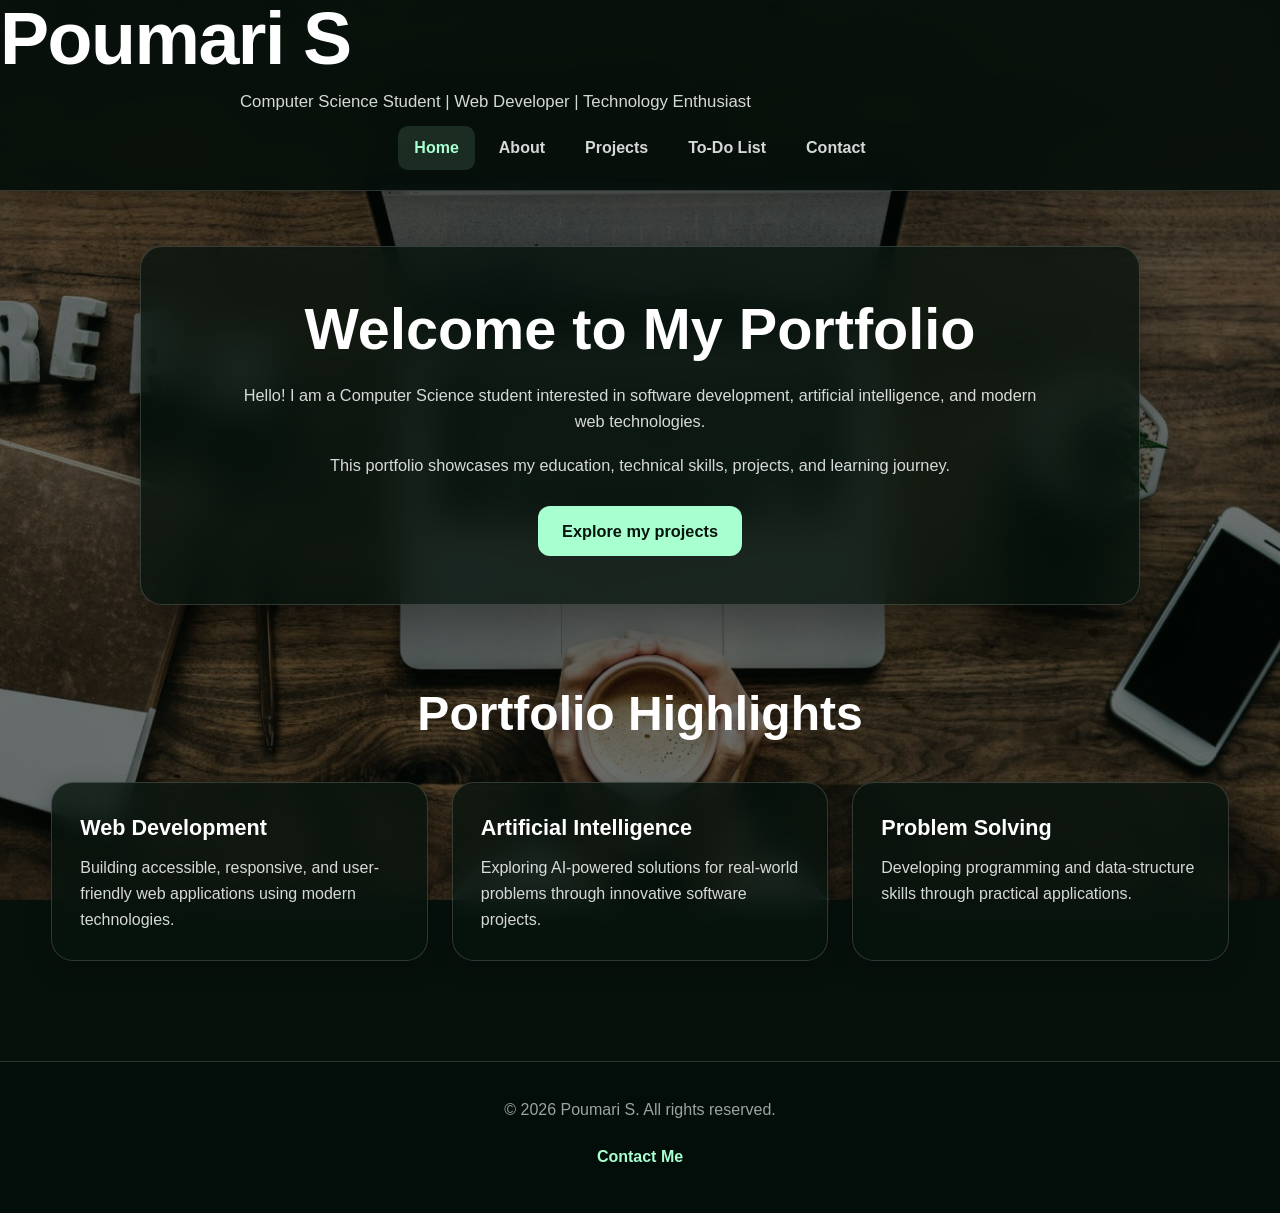
<file: index.html>
<!DOCTYPE html>
<html lang="en">
<head>
    <meta charset="UTF-8">

    <meta name="viewport"
          content="width=device-width, initial-scale=1.0">

    <meta name="description"
          content="Personal portfolio website showcasing skills, projects, education, and contact information.">

    <meta name="author"
          content="Your Name">

    <meta name="robots"
          content="index, follow">
    <link rel="stylesheet" href="app.css">
    <title>Personal Portfolio</title>
    
</head>

<body>


    <a href="#main-content">Skip to main content</a>

    <header>
        <h1>Poumari S</h1>

        <p>Computer Science Student | Web Developer | Technology Enthusiast</p>

        <nav aria-label="Main navigation">
            <ul>
                <li><a href="index.html" aria-current="page">Home</a></li>
                <li><a href="about.html">About</a></li>
                <li><a href="projects.html">Projects</a></li>
                <li><a href="todo.html">To-Do List</a></li>
                <li><a href="contact.html">Contact</a></li>
            </ul>
        </nav>
    </header>

    <main id="main-content">

        <section aria-labelledby="welcome-heading">
            <h2 id="welcome-heading">Welcome to My Portfolio</h2>

            <p>
                Hello! I am a Computer Science student interested in
                software development, artificial intelligence, and
                modern web technologies.
            </p>

            <p>
                This portfolio showcases my education, technical skills,
                projects, and learning journey.
            </p>

            <p>
                <a href="projects.html">Explore my projects</a>
            </p>
        </section>

        <section aria-labelledby="highlights-heading">
            <h2 id="highlights-heading">Portfolio Highlights</h2>

            <article>
                <h3>Web Development</h3>
                <p>
                    Building accessible, responsive, and user-friendly
                    web applications using modern technologies.
                </p>
            </article>

            <article>
                <h3>Artificial Intelligence</h3>
                <p>
                    Exploring AI-powered solutions for real-world
                    problems through innovative software projects.
                </p>
            </article>

            <article>
                <h3>Problem Solving</h3>
                <p>
                    Developing programming and data-structure skills
                    through practical applications.
                </p>
            </article>
        </section>

    </main>

    <footer>
        <p>&copy; 2026 Poumari S. All rights reserved.</p>

        <nav aria-label="Footer navigation">
            <ul>
                <li><a href="contact.html">Contact Me</a></li>
            </ul>
        </nav>
    </footer>

</body>
</html>
</file>
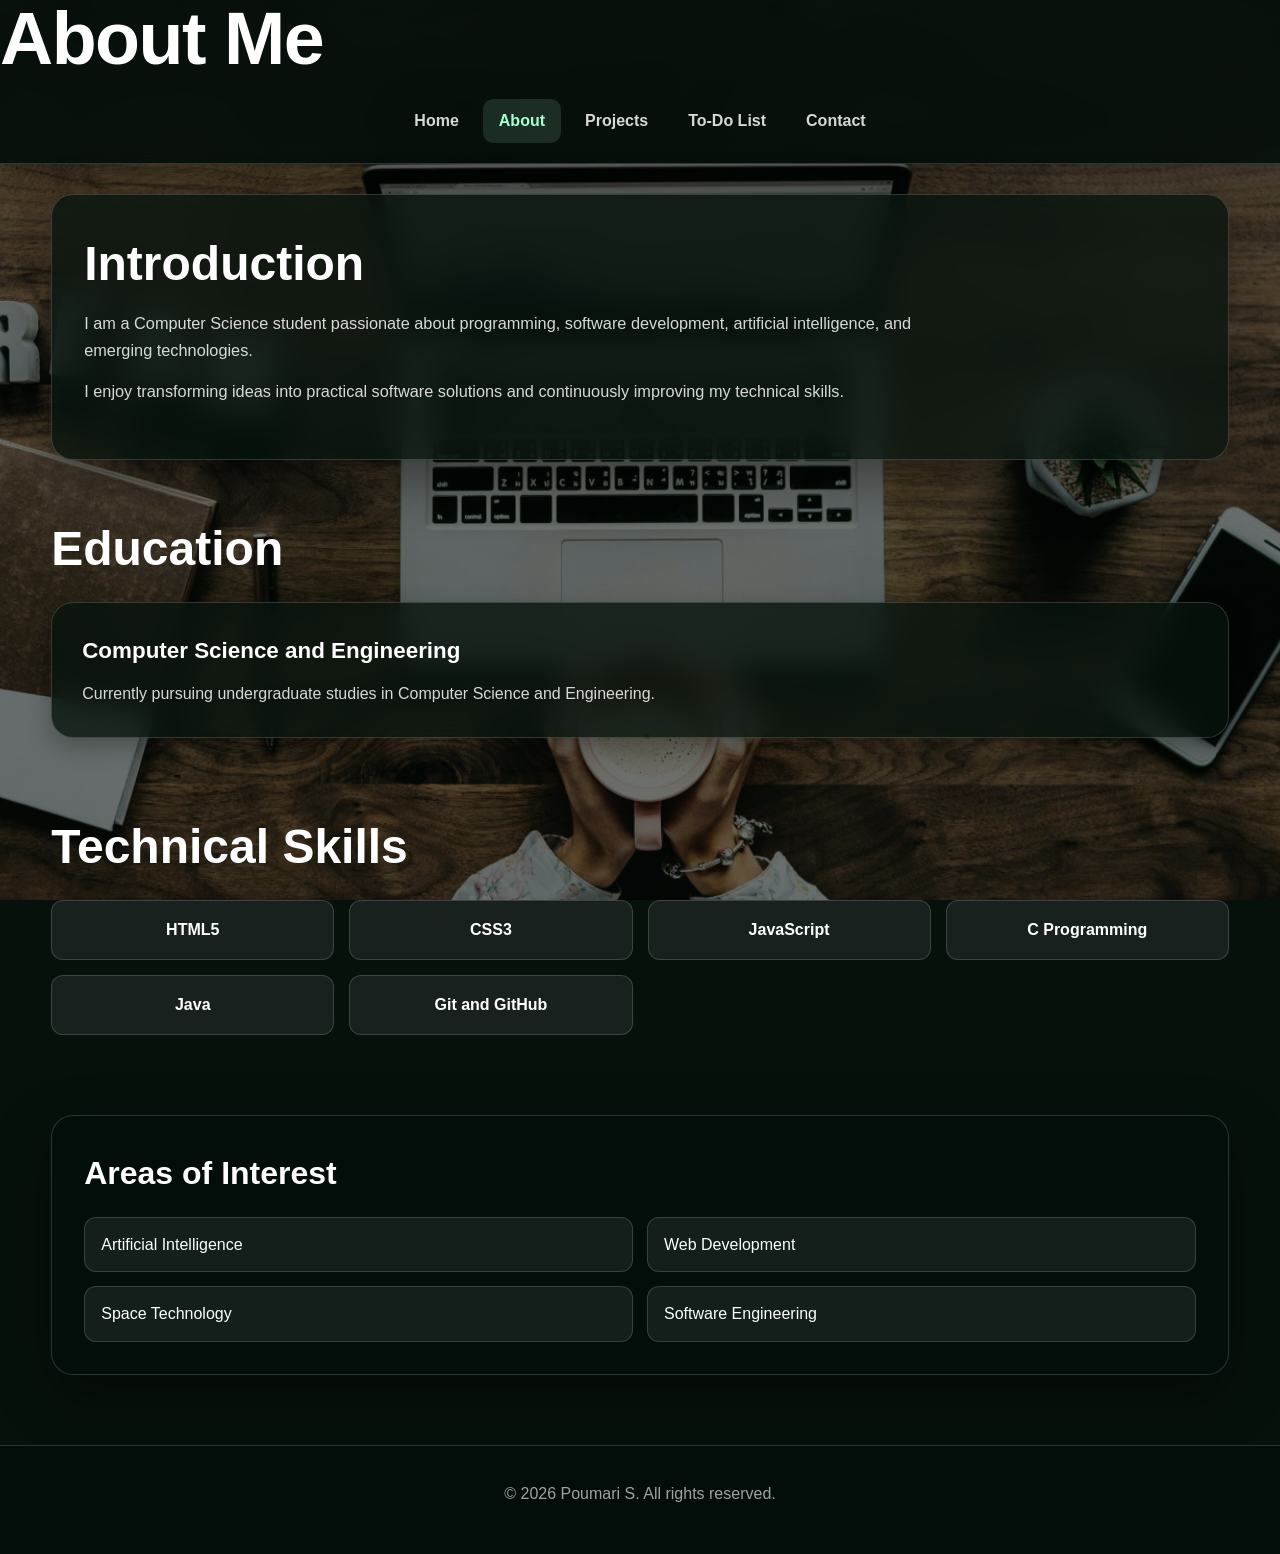
<file: about.html>
<!DOCTYPE html>
<html lang="en">
<head>
    <meta charset="UTF-8">

    <meta name="viewport"
          content="width=device-width, initial-scale=1.0">

    <meta name="description"
          content="Learn about my education, technical skills, interests, and professional goals.">

    <meta name="author"
          content="Your Name">

    <meta name="robots"
          content="index, follow">
    <link rel="stylesheet" href="app.css">
    <title>About Me</title>
    
</head>

<body>

    <a href="#main-content">Skip to main content</a>

    <header>
        <h1>About Me</h1>

        <nav aria-label="Main navigation">
            <ul>
                <li><a href="index.html">Home</a></li>
                <li><a href="about.html" aria-current="page">About</a></li>
                <li><a href="projects.html">Projects</a></li>
                <li><a href="todo.html">To-Do List</a></li>
                <li><a href="contact.html">Contact</a></li>
            </ul>
        </nav>
    </header>

    <main id="main-content">

        <section aria-labelledby="introduction-heading">
            <h2 id="introduction-heading">Introduction</h2>

            <p>
                I am a Computer Science student passionate about
                programming, software development, artificial intelligence,
                and emerging technologies.
            </p>

            <p>
                I enjoy transforming ideas into practical software
                solutions and continuously improving my technical skills.
            </p>
        </section>

        <section aria-labelledby="education-heading">
            <h2 id="education-heading">Education</h2>

            <article>
                <h3>Computer Science and Engineering</h3>

                <p>
                    Currently pursuing undergraduate studies in
                    Computer Science and Engineering.
                </p>
            </article>
        </section>

        <section aria-labelledby="skills-heading">
            <h2 id="skills-heading">Technical Skills</h2>

            <ul>
                <li>HTML5</li>
                <li>CSS3</li>
                <li>JavaScript</li>
                <li>C Programming</li>
                <li>Java</li>
                <li>Git and GitHub</li>
            </ul>
        </section>

        <aside aria-labelledby="interests-heading">
            <h2 id="interests-heading">Areas of Interest</h2>

            <ul>
                <li>Artificial Intelligence</li>
                <li>Web Development</li>
                <li>Space Technology</li>
                <li>Software Engineering</li>
            </ul>
        </aside>

    </main>

    <footer>
        <p>&copy; 2026 Poumari S. All rights reserved.</p>
    </footer>

</body>
</html>
</file>
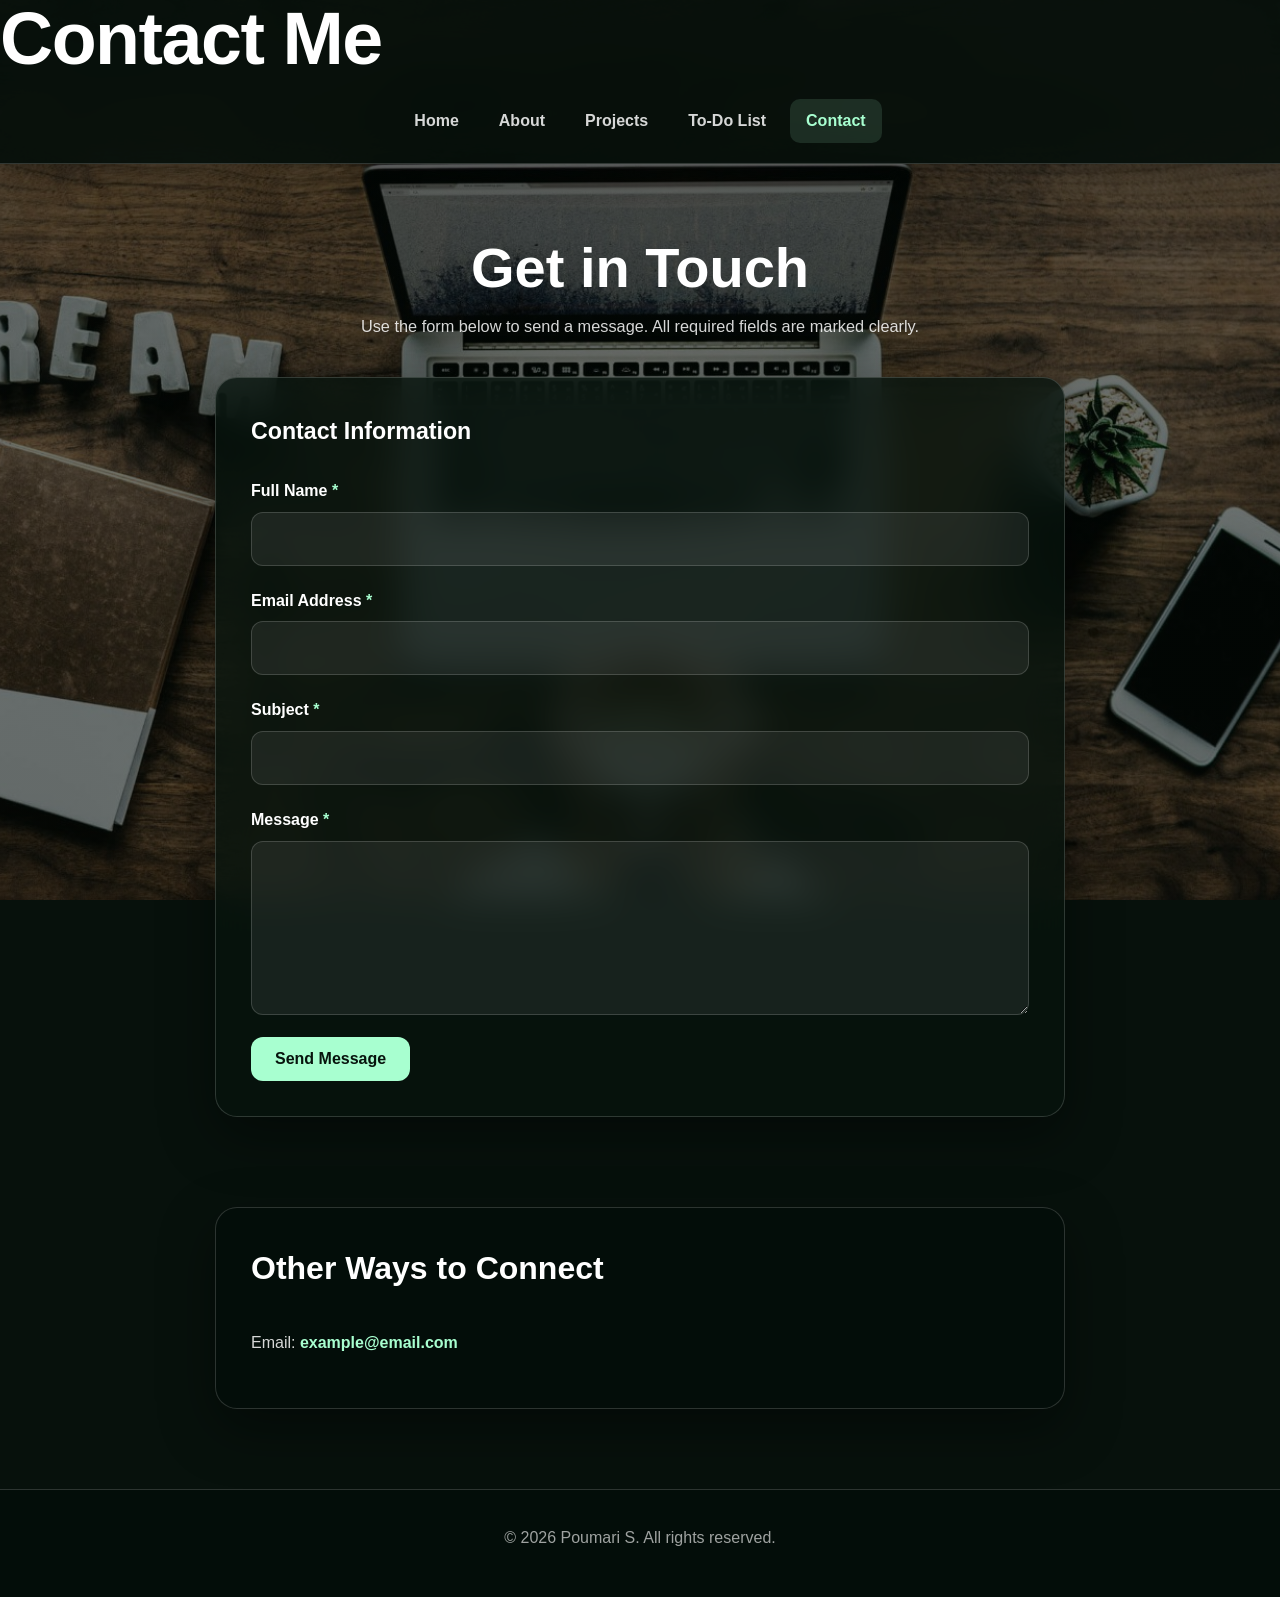
<file: contact.html>
<!DOCTYPE html>
<html lang="en">
<head>
    <meta charset="UTF-8">

    <meta name="viewport"
          content="width=device-width, initial-scale=1.0">

    <meta name="description"
          content="Contact Your Name for questions, collaborations, and project discussions.">

    <meta name="author"
          content="Your Name">

    <meta name="robots"
          content="index, follow">
    <link rel="stylesheet" href="app.css">
    <title>Contact</title>
    
</head>

<body>

    <a href="#main-content">Skip to main content</a>

    <header>
        <h1>Contact Me</h1>

        <nav aria-label="Main navigation">
            <ul>
                <li><a href="index.html">Home</a></li>
                <li><a href="about.html">About</a></li>
                <li><a href="projects.html">Projects</a></li>
                <li><a href="todo.html">To-Do List</a></li>
                <li><a href="contact.html" aria-current="page">Contact</a></li>
            </ul>
        </nav>
    </header>

    <main id="main-content">

        <section aria-labelledby="contact-heading">

            <h2 id="contact-heading">Get in Touch</h2>

            <p>
                Use the form below to send a message.
                All required fields are marked clearly.
            </p>

            <form action="#" method="post" aria-labelledby="contact-heading">

                <fieldset>

                    <legend>Contact Information</legend>

                    <div>
                        <label for="name">
                            Full Name <span aria-hidden="true">*</span>
                        </label>

                        <input
                            type="text"
                            id="name"
                            name="name"
                            autocomplete="name"
                            required
                            aria-required="true">
                    </div>

                    <div>
                        <label for="email">
                            Email Address <span aria-hidden="true">*</span>
                        </label>

                        <input
                            type="email"
                            id="email"
                            name="email"
                            autocomplete="email"
                            required
                            aria-required="true">
                    </div>

                    <div>
                        <label for="subject">
                            Subject <span aria-hidden="true">*</span>
                        </label>

                        <input
                            type="text"
                            id="subject"
                            name="subject"
                            required
                            aria-required="true">
                    </div>

                    <div>
                        <label for="message">
                            Message <span aria-hidden="true">*</span>
                        </label>

                        <textarea
                            id="message"
                            name="message"
                            rows="6"
                            required
                            aria-required="true"></textarea>
                    </div>

                    <button type="submit">
                        Send Message
                    </button>

                </fieldset>

            </form>

        </section>

        <aside aria-labelledby="contact-info-heading">

            <h2 id="contact-info-heading">Other Ways to Connect</h2>

            <address>
                <p>
                    Email:
                    <a href="mailto:example@email.com">
                        example@email.com
                    </a>
                </p>
            </address>

        </aside>

    </main>

    <footer>
        <p>&copy; 2026 Poumari S. All rights reserved.</p>
    </footer>
</body>
</html>
</file>
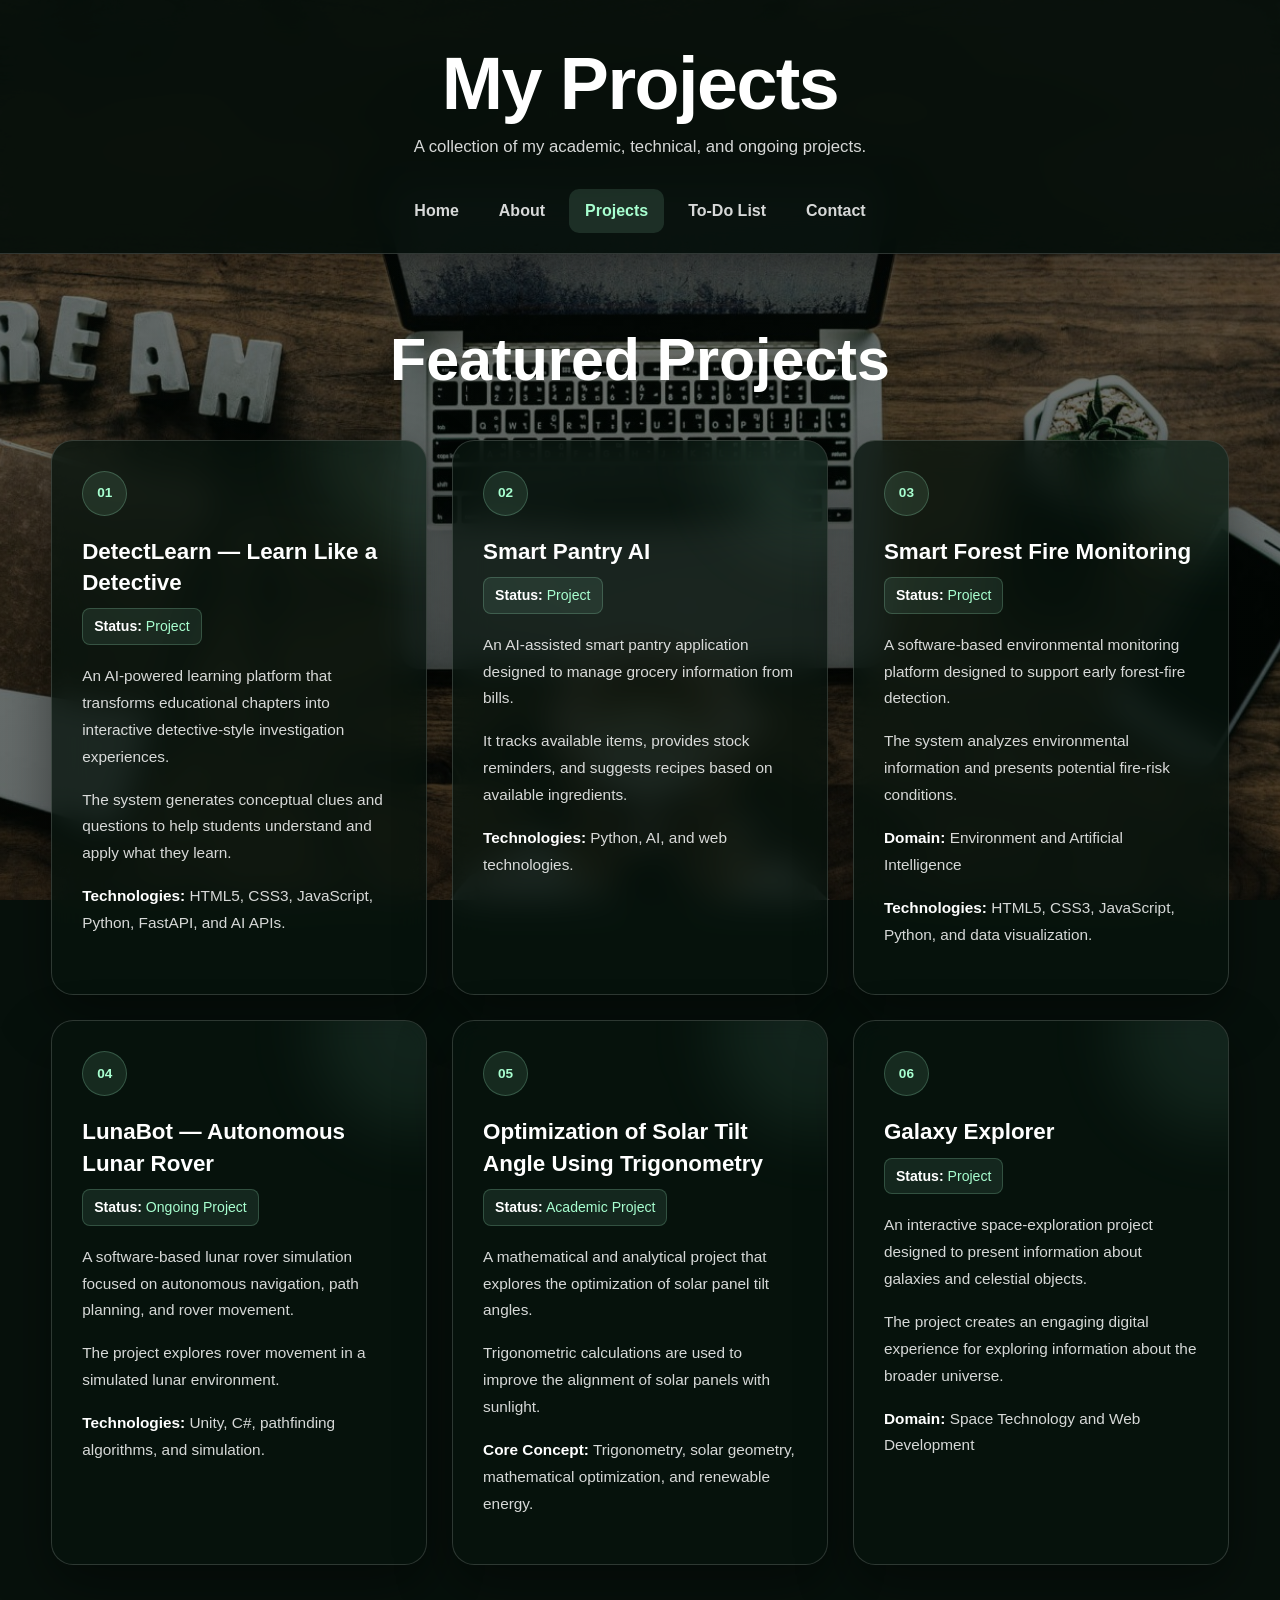
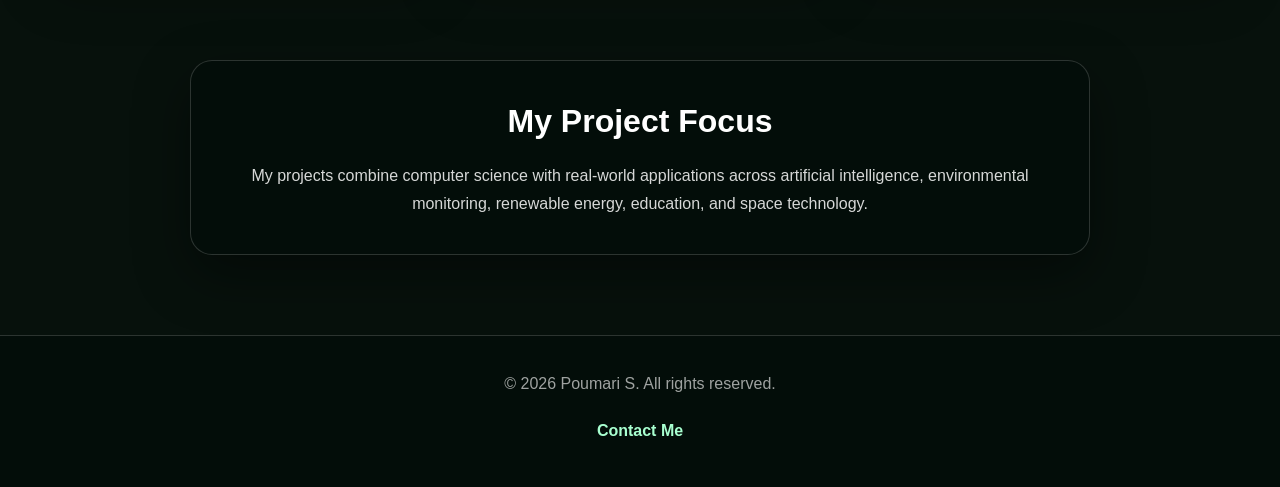
<file: projects.html>
<!DOCTYPE html>
<html lang="en">

<head>

    <meta charset="UTF-8">

    <meta name="viewport"
          content="width=device-width, initial-scale=1.0">

    <meta name="description"
          content="Explore my academic and technical projects in artificial intelligence, web development, environmental monitoring, renewable energy, and space technology.">

    <meta name="author"
          content="Your Name">

    <meta name="robots"
          content="index, follow">

    <link rel="stylesheet" href="app.css">

    <title>Projects | My Portfolio</title>

</head>


<body>

    <!-- Skip Link -->
    <a class="skip-link" href="#main-content">
        Skip to main content
    </a>


    <!-- =========================
         HEADER
    ========================== -->

    <header class="site-header">

        <div class="header-content">

            <h1>My Projects</h1>

            <p>
                A collection of my academic, technical,
                and ongoing projects.
            </p>

        </div>


        <!-- Navigation -->

        <nav aria-label="Main navigation">

            <ul>

                <li>
                    <a href="index.html">
                        Home
                    </a>
                </li>

                <li>
                    <a href="about.html">
                        About
                    </a>
                </li>

                <li>
                    <a href="projects.html"
                       aria-current="page">
                        Projects
                    </a>
                </li>
                <li><a href="todo.html">To-Do List</a></li>

                <li>
                    <a href="contact.html">
                        Contact
                    </a>
                </li>

            </ul>

        </nav>

    </header>


    <!-- =========================
         MAIN
    ========================== -->

    <main id="main-content">


        <!-- =========================
             PROJECTS
        ========================== -->

        <section id="projects"
                 aria-labelledby="featured-projects-heading">

            <h2 id="featured-projects-heading">
                Featured Projects
            </h2>


            <div class="projects">


                <!-- PROJECT 01 -->

                <article class="project-card">

                    <div class="project-number"
                         aria-hidden="true">
                        01
                    </div>


                    <div class="project-content">

                        <header>

                            <h3>
                                DetectLearn — Learn Like a Detective
                            </h3>

                            <p class="project-status">
                                <strong>Status:</strong>
                                Project
                            </p>

                        </header>


                        <p>
                            An AI-powered learning platform that
                            transforms educational chapters into
                            interactive detective-style investigation
                            experiences.
                        </p>


                        <p>
                            The system generates conceptual clues
                            and questions to help students understand
                            and apply what they learn.
                        </p>


                        <p>
                            <strong>Technologies:</strong>
                            HTML5, CSS3, JavaScript, Python,
                            FastAPI, and AI APIs.
                        </p>

                    </div>

                </article>



                <!-- PROJECT 02 -->

                <article class="project-card">

                    <div class="project-number"
                         aria-hidden="true">
                        02
                    </div>


                    <div class="project-content">

                        <header>

                            <h3>
                                Smart Pantry AI
                            </h3>

                            <p class="project-status">
                                <strong>Status:</strong>
                                Project
                            </p>

                        </header>


                        <p>
                            An AI-assisted smart pantry application
                            designed to manage grocery information
                            from bills.
                        </p>


                        <p>
                            It tracks available items, provides stock
                            reminders, and suggests recipes based on
                            available ingredients.
                        </p>


                        <p>
                            <strong>Technologies:</strong>
                            Python, AI, and web technologies.
                        </p>

                    </div>

                </article>



                <!-- PROJECT 03 -->

                <article class="project-card">

                    <div class="project-number"
                         aria-hidden="true">
                        03
                    </div>


                    <div class="project-content">

                        <header>

                            <h3>
                                Smart Forest Fire Monitoring
                            </h3>

                            <p class="project-status">
                                <strong>Status:</strong>
                                Project
                            </p>

                        </header>


                        <p>
                            A software-based environmental monitoring
                            platform designed to support early
                            forest-fire detection.
                        </p>


                        <p>
                            The system analyzes environmental
                            information and presents potential
                            fire-risk conditions.
                        </p>


                        <p>
                            <strong>Domain:</strong>
                            Environment and Artificial Intelligence
                        </p>


                        <p>
                            <strong>Technologies:</strong>
                            HTML5, CSS3, JavaScript, Python,
                            and data visualization.
                        </p>

                    </div>

                </article>



                <!-- PROJECT 04 -->

                <article class="project-card">

                    <div class="project-number"
                         aria-hidden="true">
                        04
                    </div>


                    <div class="project-content">

                        <header>

                            <h3>
                                LunaBot — Autonomous Lunar Rover
                            </h3>

                            <p class="project-status">
                                <strong>Status:</strong>
                                Ongoing Project
                            </p>

                        </header>


                        <p>
                            A software-based lunar rover simulation
                            focused on autonomous navigation,
                            path planning, and rover movement.
                        </p>


                        <p>
                            The project explores rover movement
                            in a simulated lunar environment.
                        </p>


                        <p>
                            <strong>Technologies:</strong>
                            Unity, C#, pathfinding algorithms,
                            and simulation.
                        </p>

                    </div>

                </article>



                <!-- PROJECT 05 -->

                <article class="project-card">

                    <div class="project-number"
                         aria-hidden="true">
                        05
                    </div>


                    <div class="project-content">

                        <header>

                            <h3>
                                Optimization of Solar Tilt Angle
                                Using Trigonometry
                            </h3>

                            <p class="project-status">
                                <strong>Status:</strong>
                                Academic Project
                            </p>

                        </header>


                        <p>
                            A mathematical and analytical project
                            that explores the optimization of solar
                            panel tilt angles.
                        </p>


                        <p>
                            Trigonometric calculations are used to
                            improve the alignment of solar panels
                            with sunlight.
                        </p>


                        <p>
                            <strong>Core Concept:</strong>
                            Trigonometry, solar geometry,
                            mathematical optimization,
                            and renewable energy.
                        </p>

                    </div>

                </article>



                <!-- PROJECT 06 -->

                <article class="project-card">

                    <div class="project-number"
                         aria-hidden="true">
                        06
                    </div>


                    <div class="project-content">

                        <header>

                            <h3>
                                Galaxy Explorer
                            </h3>

                            <p class="project-status">
                                <strong>Status:</strong>
                                Project
                            </p>

                        </header>


                        <p>
                            An interactive space-exploration project
                            designed to present information about
                            galaxies and celestial objects.
                        </p>


                        <p>
                            The project creates an engaging digital
                            experience for exploring information
                            about the broader universe.
                        </p>


                        <p>
                            <strong>Domain:</strong>
                            Space Technology and Web Development
                        </p>

                    </div>

                </article>


            </div>

        </section>



        <!-- =========================
             PROJECT FOCUS
        ========================== -->

        <aside class="project-focus"
               aria-labelledby="project-focus-heading">

            <h2 id="project-focus-heading">
                My Project Focus
            </h2>

            <p>
                My projects combine computer science with
                real-world applications across artificial
                intelligence, environmental monitoring,
                renewable energy, education, and space technology.
            </p>

        </aside>


    </main>


    <!-- =========================
         FOOTER
    ========================== -->

    <footer>

        <p>
            &copy; 2026 Poumari S.
            All rights reserved.
        </p>


        <nav aria-label="Footer navigation">

            <ul>

                <li>
                    <a href="contact.html">
                        Contact Me
                    </a>
                </li>

            </ul>

        </nav>

    </footer>


</body>

</html>
</file>
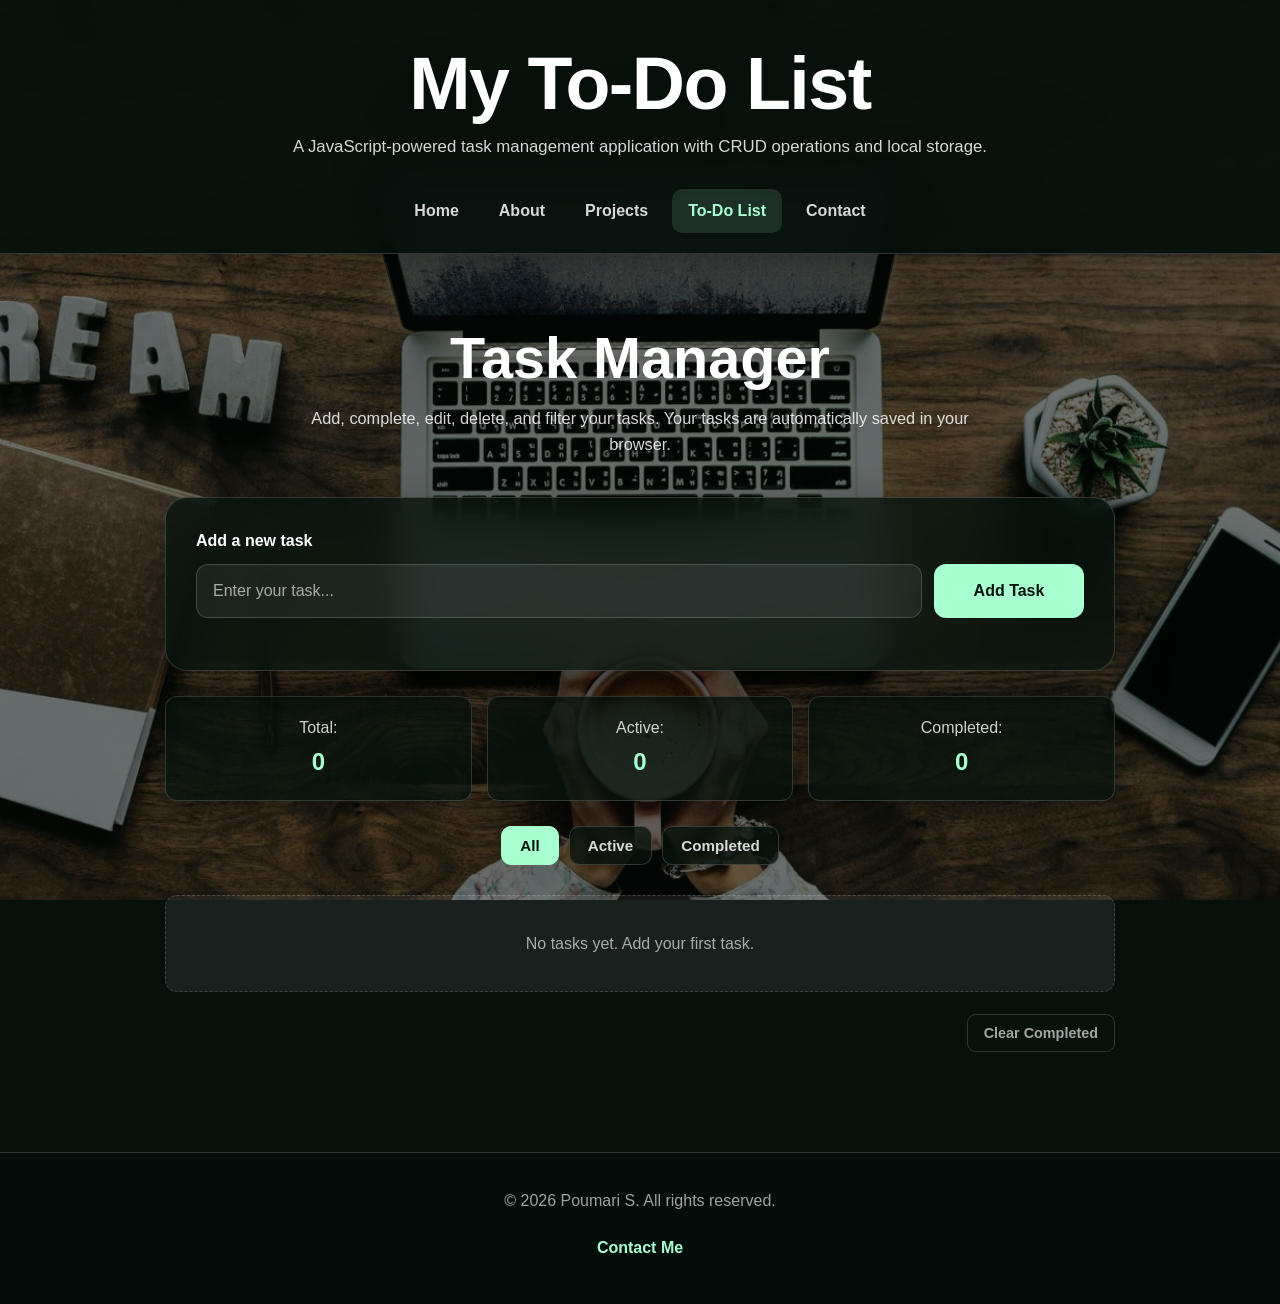
<file: todo.html>
<!DOCTYPE html>

<html lang="en">

<head>
    <meta charset="UTF-8">

<meta name="viewport"
      content="width=device-width, initial-scale=1.0">

<meta name="description"
      content="Interactive To-Do List application demonstrating JavaScript CRUD operations, DOM manipulation, filtering, and local storage.">

<meta name="author"
      content="Poumari S">

<meta name="robots"
      content="index, follow">

<link rel="stylesheet" href="app.css">

<title>To-Do List | Poumari S</title>

</head>

<body>

<!-- Skip Link -->
<a class="skip-link" href="#main-content">
    Skip to main content
</a>


<!-- =========================
     HEADER
========================== -->

<header class="site-header">

    <div class="header-content">

        <h1>My To-Do List</h1>

        <p>
            A JavaScript-powered task management application
            with CRUD operations and local storage.
        </p>

    </div>


    <!-- Navigation -->

    <nav aria-label="Main navigation">

        <ul>

            <li>
                <a href="index.html">
                    Home
                </a>
            </li>

            <li>
                <a href="about.html">
                    About
                </a>
            </li>

            <li>
                <a href="projects.html">
                    Projects
                </a>
            </li>

            <li>
                <a href="todo.html"
                   aria-current="page">
                    To-Do List
                </a>
            </li>

            <li>
                <a href="contact.html">
                    Contact
                </a>
            </li>

        </ul>

    </nav>

</header>


<!-- =========================
     MAIN
========================== -->

<main id="main-content">

    <section class="todo-section"
             aria-labelledby="todo-heading">

        <h2 id="todo-heading">
            Task Manager
        </h2>

        <p class="todo-intro">
            Add, complete, edit, delete, and filter your tasks.
            Your tasks are automatically saved in your browser.
        </p>


        <!-- =========================
             ADD TASK FORM
        ========================== -->

        <form id="todo-form"
              class="todo-form">

            <label for="todo-input">
                Add a new task
            </label>

            <div class="todo-input-group">

                <input
                    type="text"
                    id="todo-input"
                    name="task"
                    placeholder="Enter your task..."
                    autocomplete="off"
                    maxlength="120"
                    required>

                <button type="submit">
                    Add Task
                </button>

            </div>

        </form>


        <!-- =========================
             TASK SUMMARY
        ========================== -->

        <div class="todo-summary"
             aria-live="polite">

            <p>
                Total:
                <strong id="total-count">0</strong>
            </p>

            <p>
                Active:
                <strong id="active-count">0</strong>
            </p>

            <p>
                Completed:
                <strong id="completed-count">0</strong>
            </p>

        </div>


        <!-- =========================
             FILTER BUTTONS
        ========================== -->

        <div class="todo-filters"
             aria-label="Task filters">

            <button
                type="button"
                class="filter-btn active"
                data-filter="all"
                aria-pressed="true">
                All
            </button>

            <button
                type="button"
                class="filter-btn"
                data-filter="active"
                aria-pressed="false">
                Active
            </button>

            <button
                type="button"
                class="filter-btn"
                data-filter="completed"
                aria-pressed="false">
                Completed
            </button>

        </div>


        <!-- =========================
             TASK LIST
        ========================== -->

        <section aria-labelledby="task-list-heading">

            <h3 id="task-list-heading"
                class="visually-hidden">
                Task List
            </h3>

            <ul id="todo-list"
                class="todo-list"
                aria-live="polite">
            </ul>

            <p id="empty-message"
               class="empty-message">
                No tasks yet. Add your first task!
            </p>

        </section>


        <!-- =========================
             CLEAR COMPLETED
        ========================== -->

        <div class="todo-actions">

            <button
                type="button"
                id="clear-completed"
                class="clear-completed">
                Clear Completed
            </button>

        </div>

    </section>

</main>


<!-- =========================
     FOOTER
========================== -->

<footer>

    <p>
        &copy; 2026 Poumari S.
        All rights reserved.
    </p>

    <nav aria-label="Footer navigation">

        <ul>

            <li>
                <a href="contact.html">
                    Contact Me
                </a>
            </li>

        </ul>

    </nav>

</footer>


<!-- JavaScript -->

<script src="todo.js"></script>
</body>

</html>
</file>
<file: app.css>
/* =========================================================
   POUMARI S — PORTFOLIO
   Advanced CSS3 & Responsive Architecture

   ✓ CSS Variables
   ✓ CSS Grid
   ✓ Flexbox
   ✓ Glassmorphism
   ✓ Responsive Design
   ✓ Light / Dark Theme
   ✓ Accessibility
   ✓ Reduced Motion
========================================================= */


/* =========================================================
   1. THEME VARIABLES
========================================================= */

:root {
    /* Background */
    --bg: #07110c;
    --overlay: rgba(3, 10, 6, 0.58);

    /* Glass surfaces */
    --surface: rgba(7, 20, 13, 0.78);
    --surface-strong: rgba(4, 14, 9, 0.90);
    --surface-soft: rgba(255, 255, 255, 0.07);

    /* Text */
    --text: #ffffff;
    --text-soft: rgba(255, 255, 255, 0.84);
    --text-muted: rgba(255, 255, 255, 0.62);

    /* Accent */
    --accent: #a8ffd0;
    --accent-hover: #d0ffe4;
    --accent-dark: #07140d;

    /* Borders */
    --border: rgba(255, 255, 255, 0.16);
    --border-strong: rgba(168, 255, 208, 0.45);

    /* Shadows */
    --shadow: 0 20px 55px rgba(0, 0, 0, 0.42);
    --shadow-small: 0 8px 25px rgba(0, 0, 0, 0.28);

    /* Sizes */
    --radius: 22px;
    --radius-small: 12px;
    --content-width: 1180px;

    /* Animation */
    --transition-fast: 0.2s ease;
    --transition: 0.3s ease;
    --transition-slow: 0.5s ease;
}


/* =========================================================
   LIGHT THEME
   Add class="light-theme" to body
========================================================= */

.light-theme {
    --bg: #eef5f0;
    --overlay: rgba(235, 245, 239, 0.72);

    --surface: rgba(255, 255, 255, 0.78);
    --surface-strong: rgba(255, 255, 255, 0.92);
    --surface-soft: rgba(20, 70, 45, 0.06);

    --text: #102018;
    --text-soft: rgba(16, 32, 24, 0.80);
    --text-muted: rgba(16, 32, 24, 0.60);

    --accent: #167a48;
    --accent-hover: #0f5e37;
    --accent-dark: #ffffff;

    --border: rgba(16, 32, 24, 0.14);
    --border-strong: rgba(22, 122, 72, 0.38);

    --shadow: 0 20px 50px rgba(0, 0, 0, 0.14);
    --shadow-small: 0 8px 25px rgba(0, 0, 0, 0.10);
}


/* =========================================================
   2. RESET
========================================================= */

* {
    margin: 0;
    padding: 0;
    box-sizing: border-box;
}

html {
    scroll-behavior: smooth;
}

body {
    min-height: 100vh;

    font-family:
        "Segoe UI",
        Arial,
        Helvetica,
        sans-serif;

    font-size: 16px;
    line-height: 1.6;

    color: var(--text);

    overflow-x: hidden;

    background-color: var(--bg);

    background-image:
        linear-gradient(
            var(--overlay),
            var(--overlay)
        ),
        url("workspace.jpg");

    background-size: cover;
    background-position: center;
    background-repeat: no-repeat;
    background-attachment: fixed;

    transition:
        background-color var(--transition),
        color var(--transition);
}


/* =========================================================
   3. GLOBAL ELEMENTS
========================================================= */

img {
    display: block;
    max-width: 100%;
    height: auto;
}

a {
    color: var(--accent);
    text-decoration: none;

    transition:
        color var(--transition-fast),
        opacity var(--transition-fast);
}

a:hover {
    color: var(--accent-hover);
}

p {
    color: var(--text-soft);
}

strong {
    color: var(--text);
}

ul {
    list-style: none;
}

::selection {
    background: var(--accent);
    color: var(--accent-dark);
}


/* =========================================================
   4. ACCESSIBILITY
========================================================= */

:focus-visible {
    outline: 3px solid var(--accent);
    outline-offset: 4px;
    border-radius: 6px;
}


/* Skip link */

body > a[href="#main-content"] {
    position: absolute;

    top: -100px;
    left: 20px;

    z-index: 9999;

    padding: 12px 18px;

    background: #ffffff;
    color: #111111;

    font-weight: 700;

    border-radius: 10px;

    box-shadow: var(--shadow-small);

    transition: top var(--transition);
}

body > a[href="#main-content"]:focus {
    top: 20px;
}


/* =========================================================
   5. HEADER
========================================================= */

header {
    width: 100%;

    background: var(--surface-strong);

    border-bottom: 1px solid var(--border);

    box-shadow: var(--shadow-small);

    backdrop-filter: blur(18px);
    -webkit-backdrop-filter: blur(18px);

    transition:
        background var(--transition),
        border-color var(--transition);
}

.site-header {
    background: var(--surface-strong);
}


/* Header content */

.header-content {
    width: min(92%, var(--content-width));

    margin: 0 auto;

    padding: 38px 0 18px;

    text-align: center;
}


/* Main title */

.header-content h1,
header > h1 {
    margin-bottom: 12px;

    color: var(--text);

    font-size: clamp(2.5rem, 7vw, 4.6rem);

    line-height: 1.05;

    letter-spacing: -1.5px;
}


/* Header subtitle */

.header-content p,
header > p {
    max-width: 800px;

    margin: 0 auto;

    color: var(--text-soft);

    font-size: 1.05rem;
}


/* =========================================================
   6. NAVIGATION — FLEXBOX
========================================================= */

nav {
    width: 100%;
}

header nav {
    display: flex;

    justify-content: center;
    align-items: center;

    padding: 10px 15px 20px;
}

nav ul {
    display: flex;

    justify-content: center;
    align-items: center;

    flex-wrap: wrap;

    gap: 8px;
}

nav li {
    margin: 0;
}

nav a {
    display: block;

    padding: 9px 16px;

    color: var(--text-soft);

    font-weight: 600;

    border-radius: 10px;

    transition:
        background var(--transition),
        color var(--transition),
        transform var(--transition);
}

nav a:hover {
    color: var(--accent);

    background: var(--surface-soft);

    text-decoration: none;

    transform: translateY(-2px);
}

nav a[aria-current="page"] {
    color: var(--accent);

    background: rgba(168, 255, 208, 0.12);
}


/* =========================================================
   7. MAIN CONTAINER
========================================================= */

main {
    width: min(92%, var(--content-width));

    margin: 0 auto;
}

main > section {
    margin: 0 auto;

    padding: 65px 0;
}

main > section > h2 {
    margin-bottom: 25px;

    color: var(--text);

    font-size: clamp(2rem, 5vw, 3rem);

    line-height: 1.2;
}

main > section > p {
    max-width: 850px;

    margin-bottom: 18px;

    font-size: 1.02rem;
}


/* =========================================================
   8. WELCOME
========================================================= */

main > section[aria-labelledby="welcome-heading"] {
    max-width: 1000px;

    margin: 55px auto 35px;

    padding: 48px 32px;

    text-align: center;

    background: var(--surface);

    border: 1px solid var(--border);

    border-radius: var(--radius);

    box-shadow: var(--shadow);

    backdrop-filter: blur(18px);
    -webkit-backdrop-filter: blur(18px);

    transition:
        transform var(--transition),
        border-color var(--transition),
        background var(--transition);
}

main > section[aria-labelledby="welcome-heading"]:hover {
    transform: translateY(-4px);

    border-color: var(--border-strong);
}

main > section[aria-labelledby="welcome-heading"] h2 {
    margin-bottom: 18px;

    color: var(--text);

    font-size: clamp(2.3rem, 6vw, 3.6rem);
}

main > section[aria-labelledby="welcome-heading"] p {
    max-width: 800px;

    margin: 0 auto 18px;
}

main > section[aria-labelledby="welcome-heading"] p:last-child {
    margin-top: 28px;

    margin-bottom: 0;
}

main > section[aria-labelledby="welcome-heading"] p:last-child a {
    display: inline-flex;

    align-items: center;
    justify-content: center;

    padding: 12px 24px;

    background: var(--accent);

    color: var(--accent-dark);

    border-radius: var(--radius-small);

    font-weight: 700;

    transition:
        transform var(--transition),
        box-shadow var(--transition),
        background var(--transition);
}

main > section[aria-labelledby="welcome-heading"] p:last-child a:hover {
    text-decoration: none;

    background: var(--accent-hover);

    transform: translateY(-3px);

    box-shadow:
        0 12px 28px rgba(168, 255, 208, 0.22);
}


/* =========================================================
   9. HIGHLIGHTS — CSS GRID
========================================================= */

main > section[aria-labelledby="highlights-heading"] {
    display: grid;

    grid-template-columns: 1fr;

    gap: 20px;

    padding: 45px 0 80px;
}

main > section[aria-labelledby="highlights-heading"] > h2 {
    text-align: center;

    margin-bottom: 15px;
}

main > section[aria-labelledby="highlights-heading"] article {
    padding: 28px;

    background: var(--surface);

    border: 1px solid var(--border);

    border-radius: var(--radius);

    box-shadow: var(--shadow-small);

    backdrop-filter: blur(14px);
    -webkit-backdrop-filter: blur(14px);

    transition:
        transform var(--transition),
        border-color var(--transition),
        box-shadow var(--transition),
        background var(--transition);
}

main > section[aria-labelledby="highlights-heading"] article:hover {
    transform: translateY(-6px);

    border-color: var(--border-strong);

    box-shadow: var(--shadow);
}

main > section[aria-labelledby="highlights-heading"] h3 {
    margin-bottom: 10px;

    color: var(--text);

    font-size: 1.35rem;
}


/* =========================================================
   10. ABOUT
========================================================= */

main > section[aria-labelledby="introduction-heading"],
main > section[aria-labelledby="education-heading"],
main > section[aria-labelledby="skills-heading"] {
    padding: 50px 0;
}


/* Introduction */

main > section[aria-labelledby="introduction-heading"] {
    margin-top: 30px;

    padding: 40px 32px;

    background: var(--surface);

    border: 1px solid var(--border);

    border-radius: var(--radius);

    box-shadow: var(--shadow);

    backdrop-filter: blur(16px);
    -webkit-backdrop-filter: blur(16px);
}

main > section[aria-labelledby="introduction-heading"] h2 {
    margin-bottom: 18px;
}

main > section[aria-labelledby="introduction-heading"] p {
    margin-bottom: 15px;
}


/* Education */

main > section[aria-labelledby="education-heading"] {
    margin-top: 10px;
}

main > section[aria-labelledby="education-heading"] > article {
    padding: 30px;

    background: var(--surface);

    border: 1px solid var(--border);

    border-radius: var(--radius);

    box-shadow: var(--shadow-small);

    backdrop-filter: blur(14px);
    -webkit-backdrop-filter: blur(14px);
}

main > section[aria-labelledby="education-heading"] h3 {
    margin-bottom: 12px;

    color: var(--text);

    font-size: 1.4rem;
}


/* =========================================================
   11. SKILLS — CSS GRID
========================================================= */

main > section[aria-labelledby="skills-heading"] {
    padding-top: 30px;
}

main > section[aria-labelledby="skills-heading"] > ul {
    display: grid;

    grid-template-columns: repeat(2, 1fr);

    gap: 15px;
}

main > section[aria-labelledby="skills-heading"] li {
    padding: 16px;

    text-align: center;

    color: var(--text);

    background: var(--surface-soft);

    border: 1px solid var(--border);

    border-radius: var(--radius-small);

    font-weight: 600;

    transition:
        transform var(--transition),
        background var(--transition),
        border-color var(--transition);
}

main > section[aria-labelledby="skills-heading"] li:hover {
    transform: translateY(-4px);

    background: rgba(168, 255, 208, 0.12);

    border-color: var(--border-strong);
}


/* =========================================================
   12. ASIDE
========================================================= */

main > aside {
    margin: 30px auto 70px;

    padding: 32px;

    background: var(--surface-strong);

    border: 1px solid var(--border);

    border-radius: var(--radius);

    box-shadow: var(--shadow);

    backdrop-filter: blur(17px);
    -webkit-backdrop-filter: blur(17px);
}

main > aside h2 {
    margin-bottom: 18px;

    color: var(--text);

    font-size: 2rem;
}

main > aside p {
    line-height: 1.8;
}


/* Interests */

main > aside[aria-labelledby="interests-heading"] ul {
    display: grid;

    grid-template-columns: repeat(2, 1fr);

    gap: 14px;
}

main > aside[aria-labelledby="interests-heading"] li {
    padding: 14px 16px;

    background: var(--surface-soft);

    border: 1px solid var(--border);

    border-radius: var(--radius-small);

    color: var(--text);
}


/* =========================================================
   13. PROJECTS
========================================================= */

#projects {
    padding: 70px 0 40px;
}

#projects > h2 {
    text-align: center;

    margin-bottom: 45px;

    color: var(--text);

    font-size: clamp(2.3rem, 6vw, 3.7rem);
}


/* =========================================================
   14. PROJECT GRID
========================================================= */

.projects {
    display: grid;

    grid-template-columns: 1fr;

    gap: 25px;

    align-items: stretch;
}


/* =========================================================
   15. PROJECT CARD — FLEXBOX
========================================================= */

.project-card {
    position: relative;

    display: flex;

    flex-direction: column;

    min-width: 0;

    padding: 30px;

    background: var(--surface);

    border: 1px solid var(--border);

    border-radius: var(--radius);

    box-shadow: var(--shadow);

    backdrop-filter: blur(16px);
    -webkit-backdrop-filter: blur(16px);

    overflow: hidden;

    transition:
        transform var(--transition),
        border-color var(--transition),
        box-shadow var(--transition),
        background var(--transition);
}

.project-card::before {
    content: "";

    position: absolute;

    top: -90px;
    right: -90px;

    width: 200px;
    height: 200px;

    border-radius: 50%;

    background: rgba(168, 255, 208, 0.08);

    filter: blur(35px);

    pointer-events: none;
}

.project-card:hover {
    transform: translateY(-8px);

    border-color: var(--border-strong);

    box-shadow:
        0 25px 55px rgba(0, 0, 0, 0.45);
}


/* =========================================================
   16. PROJECT NUMBER
========================================================= */

.project-number {
    width: 45px;
    height: 45px;

    display: flex;

    align-items: center;
    justify-content: center;

    flex-shrink: 0;

    margin-bottom: 20px;

    background: rgba(168, 255, 208, 0.10);

    border: 1px solid rgba(168, 255, 208, 0.22);

    border-radius: 50%;

    color: var(--accent);

    font-size: 0.85rem;

    font-weight: 700;
}


/* =========================================================
   17. PROJECT CONTENT
========================================================= */

.project-content {
    display: flex;

    flex-direction: column;

    flex: 1;
}

.project-card .project-content > header {
    width: auto;

    padding: 0;

    margin: 0 0 18px;

    background: transparent;

    border: none;

    box-shadow: none;

    backdrop-filter: none;
    -webkit-backdrop-filter: none;
}

.project-card h3 {
    margin-bottom: 10px;

    color: var(--text);

    font-size: clamp(1.2rem, 2vw, 1.4rem);

    line-height: 1.4;
}

.project-status {
    display: inline-block;

    width: fit-content;

    margin: 0 !important;

    padding: 6px 11px;

    background: rgba(168, 255, 208, 0.09);

    border: 1px solid rgba(168, 255, 208, 0.20);

    border-radius: 8px;

    color: var(--accent) !important;

    font-size: 0.88rem !important;
}

.project-card .project-content > p {
    margin-bottom: 16px;

    color: var(--text-soft);

    font-size: 0.96rem;

    line-height: 1.75;
}


/* =========================================================
   18. PROJECT FOCUS
========================================================= */

.project-focus {
    max-width: 900px;

    margin: 55px auto 80px;

    padding: 35px;

    text-align: center;

    background: var(--surface-strong);

    border: 1px solid var(--border);

    border-radius: var(--radius);

    box-shadow: var(--shadow);

    backdrop-filter: blur(16px);
    -webkit-backdrop-filter: blur(16px);
}

.project-focus h2 {
    margin-bottom: 15px;

    color: var(--text);

    font-size: 2rem;
}


/* =========================================================
   19. CONTACT
========================================================= */

main > section[aria-labelledby="contact-heading"] {
    max-width: 850px;

    margin: 0 auto;

    padding: 70px 0 35px;
}

main > section[aria-labelledby="contact-heading"] > h2 {
    text-align: center;

    margin-bottom: 12px;

    color: var(--text);

    font-size: clamp(2.3rem, 6vw, 3.5rem);
}

main > section[aria-labelledby="contact-heading"] > p {
    text-align: center;

    margin-bottom: 38px;
}


/* =========================================================
   20. CONTACT FORM
========================================================= */

form {
    width: 100%;
}

main > section[aria-labelledby="contact-heading"] form {
    padding: 35px;

    margin-bottom: 45px;

    background: var(--surface);

    border: 1px solid var(--border);

    border-radius: var(--radius);

    box-shadow: var(--shadow);

    backdrop-filter: blur(18px);
    -webkit-backdrop-filter: blur(18px);
}


/* =========================================================
   21. FIELDSET
========================================================= */

fieldset {
    min-width: 0;

    border: none;

    padding: 0;

    margin: 0;
}

legend {
    width: 100%;

    padding: 0;

    margin-bottom: 28px;

    color: var(--text);

    font-size: 1.45rem;

    font-weight: 700;
}


/* =========================================================
   22. FORM GROUP
========================================================= */

form div {
    margin-bottom: 22px;
}


/* =========================================================
   23. FORM LABEL
========================================================= */

form label {
    display: block;

    margin-bottom: 8px;

    color: var(--text);

    font-size: 1rem;

    font-weight: 600;
}

form label span {
    color: var(--accent);
}


/* =========================================================
   24. INPUTS
========================================================= */

form input,
form textarea {
    display: block;

    width: 100%;

    padding: 14px 16px;

    margin: 0;

    background: var(--surface-soft);

    color: var(--text);

    border: 1px solid var(--border);

    border-radius: var(--radius-small);

    font-family: inherit;

    font-size: 1rem;

    line-height: 1.5;

    outline: none;

    transition:
        border-color var(--transition),
        background var(--transition),
        box-shadow var(--transition);
}

form input::placeholder,
form textarea::placeholder {
    color: var(--text-muted);
}

form input:focus,
form textarea:focus {
    border-color: var(--accent);

    background: rgba(168, 255, 208, 0.08);

    box-shadow:
        0 0 0 3px rgba(168, 255, 208, 0.10);
}


/* =========================================================
   25. TEXTAREA
========================================================= */

form textarea {
    min-height: 170px;

    resize: vertical;
}


/* =========================================================
   26. BUTTON
========================================================= */

form button {
    display: inline-flex;

    justify-content: center;
    align-items: center;

    min-width: 150px;

    padding: 13px 24px;

    background: var(--accent);

    color: var(--accent-dark);

    border: none;

    border-radius: var(--radius-small);

    font-family: inherit;

    font-size: 1rem;

    font-weight: 700;

    cursor: pointer;

    transition:
        transform var(--transition),
        box-shadow var(--transition),
        background var(--transition);
}

form button:hover {
    background: var(--accent-hover);

    transform: translateY(-3px);

    box-shadow:
        0 10px 25px rgba(168, 255, 208, 0.24);
}


/* =========================================================
   27. CONTACT INFORMATION
========================================================= */

main > aside[aria-labelledby="contact-info-heading"] {
    max-width: 850px;

    margin: 10px auto 80px;

    padding: 35px;
}

main > aside[aria-labelledby="contact-info-heading"] h2 {
    margin-bottom: 20px;
}

address {
    font-style: normal;
}

address p {
    margin: 0;

    padding: 15px 0;
}

address a {
    color: var(--accent);

    font-weight: 600;
}


/* =========================================================
   28. FOOTER
========================================================= */

footer {
    width: 100%;

    margin-top: 20px;

    padding: 35px 20px;

    text-align: center;

    background: var(--surface-strong);

    border-top: 1px solid var(--border);

    backdrop-filter: blur(15px);
    -webkit-backdrop-filter: blur(15px);
}

footer p {
    margin-bottom: 12px;

    color: var(--text-muted);
}

footer nav {
    display: flex;

    justify-content: center;
}

footer nav a {
    color: var(--accent);

    font-weight: 600;
}


/* =========================================================
   29. TABLET — 700px+
========================================================= */

@media (min-width: 700px) {

    /* Highlights become 2 columns */

    main > section[aria-labelledby="highlights-heading"] {
        grid-template-columns: repeat(2, minmax(0, 1fr));
    }

    main > section[aria-labelledby="highlights-heading"] > h2 {
        grid-column: 1 / -1;
    }

    /* Projects */

    .projects {
        grid-template-columns:
            repeat(2, minmax(0, 1fr));
    }

}


/* =========================================================
   30. DESKTOP — 1000px+
========================================================= */

@media (min-width: 1000px) {

    .header-content {
        padding-top: 45px;
    }

    main > section {
        padding-top: 75px;
        padding-bottom: 75px;
    }

    /* Highlights */

    main > section[aria-labelledby="highlights-heading"] {
        grid-template-columns:
            repeat(3, minmax(0, 1fr));

        gap: 24px;
    }

    /* Projects */

    .projects {
        grid-template-columns:
            repeat(3, minmax(0, 1fr));
    }

    /* Skills */

    main > section[aria-labelledby="skills-heading"] > ul {
        grid-template-columns:
            repeat(4, 1fr);
    }

}


/* =========================================================
   31. MOBILE — 599px AND BELOW
========================================================= */

@media (max-width: 599px) {

    body {
        background-attachment: scroll;
    }

    main {
        width: 92%;
    }


    /* Header */

    .header-content {
        padding: 32px 0 14px;
    }

    .header-content h1,
    header > h1 {
        font-size: 2.35rem;

        letter-spacing: -0.8px;
    }

    .header-content p,
    header > p {
        font-size: 0.94rem;
    }


    /* Navigation */

    header nav {
        padding: 8px 8px 17px;
    }

    nav ul {
        gap: 5px;
    }

    nav a {
        padding: 8px 10px;

        font-size: 0.86rem;
    }


    /* Welcome */

    main > section[aria-labelledby="welcome-heading"] {
        width: 100%;

        margin: 40px auto 25px;

        padding: 30px 22px;

        border-radius: 20px;
    }

    main > section[aria-labelledby="welcome-heading"] h2 {
        font-size: 2.15rem;
    }


    /* Highlights */

    main > section[aria-labelledby="highlights-heading"] {
        display: grid;

        grid-template-columns: 1fr;

        gap: 18px;

        padding: 35px 0 60px;
    }

    main > section[aria-labelledby="highlights-heading"] > h2 {
        grid-column: auto;
    }

    main > section[aria-labelledby="highlights-heading"] article {
        padding: 23px;
    }


    /* About */

    main > section[aria-labelledby="introduction-heading"] {
        margin-top: 25px;

        padding: 28px 22px;

        border-radius: 20px;
    }

    main > section[aria-labelledby="education-heading"] {
        padding: 40px 0;
    }

    main > section[aria-labelledby="education-heading"] > article {
        padding: 25px 22px;
    }


    /* Skills */

    main > section[aria-labelledby="skills-heading"] > ul {
        grid-template-columns: 1fr;

        gap: 12px;
    }


    /* Aside */

    main > aside {
        padding: 25px 22px;

        margin-bottom: 55px;
    }

    main > aside[aria-labelledby="interests-heading"] ul {
        grid-template-columns: 1fr;
    }


    /* Projects */

    #projects {
        padding: 50px 0 30px;
    }

    #projects > h2 {
        font-size: 2.25rem;

        margin-bottom: 32px;
    }

    .projects {
        grid-template-columns: 1fr;

        gap: 20px;
    }

    .project-card {
        padding: 24px;

        border-radius: 20px;
    }

    .project-card h3 {
        font-size: 1.23rem;
    }

    .project-card .project-content > p {
        font-size: 0.94rem;
    }

    .project-focus {
        margin: 38px auto 60px;

        padding: 26px 22px;
    }

    .project-focus h2 {
        font-size: 1.7rem;
    }


    /* Contact */

    main > section[aria-labelledby="contact-heading"] {
        padding: 50px 0 25px;
    }

    main > section[aria-labelledby="contact-heading"] > h2 {
        font-size: 2.25rem;
    }

    main > section[aria-labelledby="contact-heading"] > p {
        font-size: 0.94rem;

        margin-bottom: 28px;
    }

    main > section[aria-labelledby="contact-heading"] form {
        padding: 24px;

        border-radius: 20px;
    }

    legend {
        font-size: 1.25rem;

        margin-bottom: 22px;
    }

    form input,
    form textarea {
        font-size: 0.95rem;

        padding: 13px 14px;
    }

    form textarea {
        min-height: 145px;
    }

    form button {
        width: 100%;
    }


    /* Contact info */

    main > aside[aria-labelledby="contact-info-heading"] {
        padding: 25px 22px;

        margin-bottom: 60px;
    }

    main > aside[aria-labelledby="contact-info-heading"] h2 {
        font-size: 1.7rem;
    }


    /* Footer */

    footer {
        padding: 28px 18px;
    }
}


/* =========================================================
   32. VERY SMALL PHONES
========================================================= */

@media (max-width: 380px) {

    nav a {
        padding: 7px 8px;

        font-size: 0.80rem;
    }

    .header-content h1,
    header > h1 {
        font-size: 2.05rem;
    }

    .project-card {
        padding: 20px;
    }

}


/* =========================================================
   33. REDUCED MOTION
========================================================= */

@media (prefers-reduced-motion: reduce) {

    html {
        scroll-behavior: auto;
    }

    *,
    *::before,
    *::after {
        transition: none !important;
        animation: none !important;
    }

}


/* =========================================================
   END
========================================================= */
/* =========================================================
TASK 3 — JAVASCRIPT TO-DO LIST
========================================================= */

/* =========================================================
VISUALLY HIDDEN
========================================================= */

.visually-hidden {


position: absolute;

width: 1px;
height: 1px;

padding: 0;
margin: -1px;

overflow: hidden;

clip: rect(0, 0, 0, 0);

white-space: nowrap;

border: 0;

}

/* =========================================================
TODO SECTION
========================================================= */

.todo-section {

max-width: 950px;

margin: 0 auto;

padding: 70px 0 80px;


}

.todo-section > h2 {

margin-bottom: 12px;

text-align: center;

color: var(--text);

font-size: clamp(
    2.3rem,
    6vw,
    3.6rem
);

}

.todo-intro {

max-width: 700px;

margin: 0 auto 40px;

text-align: center;

color: var(--text-soft);

}

/* =========================================================
TODO FORM
========================================================= */

.todo-form {
padding: 30px;

margin-bottom: 25px;

background: var(--surface);

border: 1px solid var(--border);

border-radius: var(--radius);

box-shadow: var(--shadow);

backdrop-filter: blur(18px);

-webkit-backdrop-filter: blur(18px);

}

.todo-form label {

display: block;

margin-bottom: 10px;

color: var(--text);

font-weight: 700;

}

.todo-input-group {

display: flex;

gap: 12px;

}

.todo-input-group input {

flex: 1;

min-width: 0;

padding: 14px 16px;

background: var(--surface-soft);

color: var(--text);

border: 1px solid var(--border);

border-radius: var(--radius-small);

font-family: inherit;

font-size: 1rem;

outline: none;

transition:
    border-color var(--transition),
    background var(--transition),
    box-shadow var(--transition);

}

.todo-input-group input::placeholder {

color: var(--text-muted);

}

.todo-input-group input:focus {
border-color: var(--accent);

background: rgba(
    168,
    255,
    208,
    0.08
);

box-shadow:
    0 0 0 3px
    rgba(
        168,
        255,
        208,
        0.10
    );


}

.todo-input-group button {

flex-shrink: 0;

padding: 13px 22px;

background: var(--accent);

color: var(--accent-dark);

border: none;

border-radius: var(--radius-small);

font-family: inherit;

font-size: 1rem;

font-weight: 700;

cursor: pointer;

transition:
    transform var(--transition),
    background var(--transition),
    box-shadow var(--transition);

}

.todo-input-group button:hover {


background: var(--accent-hover);

transform: translateY(-2px);

box-shadow:
    0 10px 25px
    rgba(
        168,
        255,
        208,
        0.22
    );

}

/* =========================================================
TODO SUMMARY
========================================================= */

.todo-summary {

display: grid;

grid-template-columns:
    repeat(3, minmax(0, 1fr));

gap: 15px;

margin-bottom: 25px;

}

.todo-summary p {

padding: 18px;

text-align: center;

background: var(--surface);

border: 1px solid var(--border);

border-radius: var(--radius-small);

box-shadow: var(--shadow-small);

}

.todo-summary strong {

display: block;

margin-top: 3px;

color: var(--accent);

font-size: 1.5rem;

}

/* =========================================================
FILTERS
========================================================= */

.todo-filters {


display: flex;

justify-content: center;

flex-wrap: wrap;

gap: 10px;

margin-bottom: 30px;


}

.filter-btn {


padding: 10px 18px;

background: var(--surface);

color: var(--text-soft);

border: 1px solid var(--border);

border-radius: 10px;

font-family: inherit;

font-size: 0.95rem;

font-weight: 600;

cursor: pointer;

transition:
    background var(--transition),
    color var(--transition),
    border-color var(--transition),
    transform var(--transition);


}

.filter-btn:hover {

color: var(--accent);

border-color: var(--border-strong);

transform: translateY(-2px);

}

.filter-btn.active {
background: var(--accent);

color: var(--accent-dark);

border-color: var(--accent);


}

/* =========================================================
TODO LIST
========================================================= */

.todo-list {
display: flex;

flex-direction: column;

gap: 14px;

list-style: none;

padding: 0;

margin: 0;

}

/* =========================================================
TODO ITEM
========================================================= */

.todo-item {

display: flex;

align-items: center;

justify-content: space-between;

gap: 20px;

padding: 20px 22px;

background: var(--surface);

border: 1px solid var(--border);

border-radius: var(--radius-small);

box-shadow: var(--shadow-small);

transition:
    transform var(--transition),
    border-color var(--transition),
    background var(--transition);


}

.todo-item:hover {

transform: translateY(-3px);

border-color: var(--border-strong);


}

/* =========================================================
TASK CONTENT
========================================================= */

.task-content {

display: flex;

align-items: center;

gap: 14px;

min-width: 0;

flex: 1;


}

.task-checkbox {

width: 20px;

height: 20px;

flex-shrink: 0;

accent-color: var(--accent);

cursor: pointer;

}

.task-text {

color: var(--text);

font-size: 1rem;

overflow-wrap: anywhere;

transition:
    color var(--transition),
    text-decoration var(--transition);


}

/* =========================================================
COMPLETED TASK
========================================================= */

.todo-item.completed {


opacity: 0.72;

}

.todo-item.completed .task-text {


color: var(--text-muted);

text-decoration: line-through;


}

/* =========================================================
TASK ACTIONS
========================================================= */

.task-actions {


display: flex;

align-items: center;

gap: 8px;

flex-shrink: 0;

}

.task-actions button {

padding: 8px 13px;

border-radius: 8px;

font-family: inherit;

font-size: 0.88rem;

font-weight: 600;

cursor: pointer;

transition:
    background var(--transition),
    color var(--transition),
    transform var(--transition);


}

.edit-btn {


background: var(--surface-soft);

color: var(--accent);

border: 1px solid var(--border);


}

.edit-btn:hover {

background: rgba(
    168,
    255,
    208,
    0.12
);

transform: translateY(-2px);

}

.delete-btn {
background: transparent;

color: #ff9c9c;

border: 1px solid
    rgba(
        255,
        120,
        120,
        0.28
    );


}

.delete-btn:hover {
background: rgba(
    255,
    100,
    100,
    0.10
);

transform: translateY(-2px);

}

/* =========================================================
EMPTY MESSAGE
========================================================= */

.empty-message {

padding: 35px 20px;

text-align: center;

color: var(--text-muted);

background: var(--surface-soft);

border: 1px dashed var(--border);

border-radius: var(--radius-small);

}

/* =========================================================
TODO ACTIONS
========================================================= */

.todo-actions {

display: flex;

justify-content: flex-end;

margin-top: 22px;

}

.clear-completed {

padding: 10px 16px;

background: transparent;

color: var(--text-muted);

border: 1px solid var(--border);

border-radius: 9px;

font-family: inherit;

font-size: 0.9rem;

font-weight: 600;

cursor: pointer;

transition:
    color var(--transition),
    border-color var(--transition),
    background var(--transition);

}

.clear-completed:hover {

color: var(--accent);

border-color: var(--border-strong);

background: var(--surface-soft);

}

/* =========================================================
TODO RESPONSIVE — TABLET
========================================================= */

@media (max-width: 700px) {
.todo-section {

    padding-top: 55px;

    padding-bottom: 60px;

}


.todo-input-group {

    flex-direction: column;

}


.todo-input-group button {

    width: 100%;

}


.todo-item {

    align-items: flex-start;

    flex-direction: column;

}


.task-actions {

    width: 100%;

}


.task-actions button {

    flex: 1;

}


}

/* =========================================================
TODO RESPONSIVE — MOBILE
========================================================= */

@media (max-width: 599px) {
.todo-section {

    width: 100%;

    padding: 45px 0 55px;

}


.todo-form {

    padding: 23px;

    border-radius: 20px;

}


.todo-summary {

    grid-template-columns: 1fr;

    gap: 10px;

}


.todo-summary p {

    padding: 14px;

}


.todo-summary strong {

    display: inline;

    margin-left: 5px;

    font-size: 1.2rem;

}


.todo-filters {

    gap: 7px;

}


.filter-btn {

    flex: 1;

    min-width: 80px;

    padding: 9px 12px;

}


.todo-item {

    padding: 17px;

    border-radius: 16px;

}


.task-content {

    width: 100%;

}


.task-actions {

    width: 100%;

}


.task-actions button {

    padding: 9px 10px;

}


.todo-actions {

    justify-content: stretch;

}


.clear-completed {

    width: 100%;

}

}

/* =========================================================
TODO REDUCED MOTION
========================================================= */

@media (prefers-reduced-motion: reduce) {
.todo-item,
.todo-input-group button,
.filter-btn,
.task-actions button {

    transition: none;

}

}
</file>
